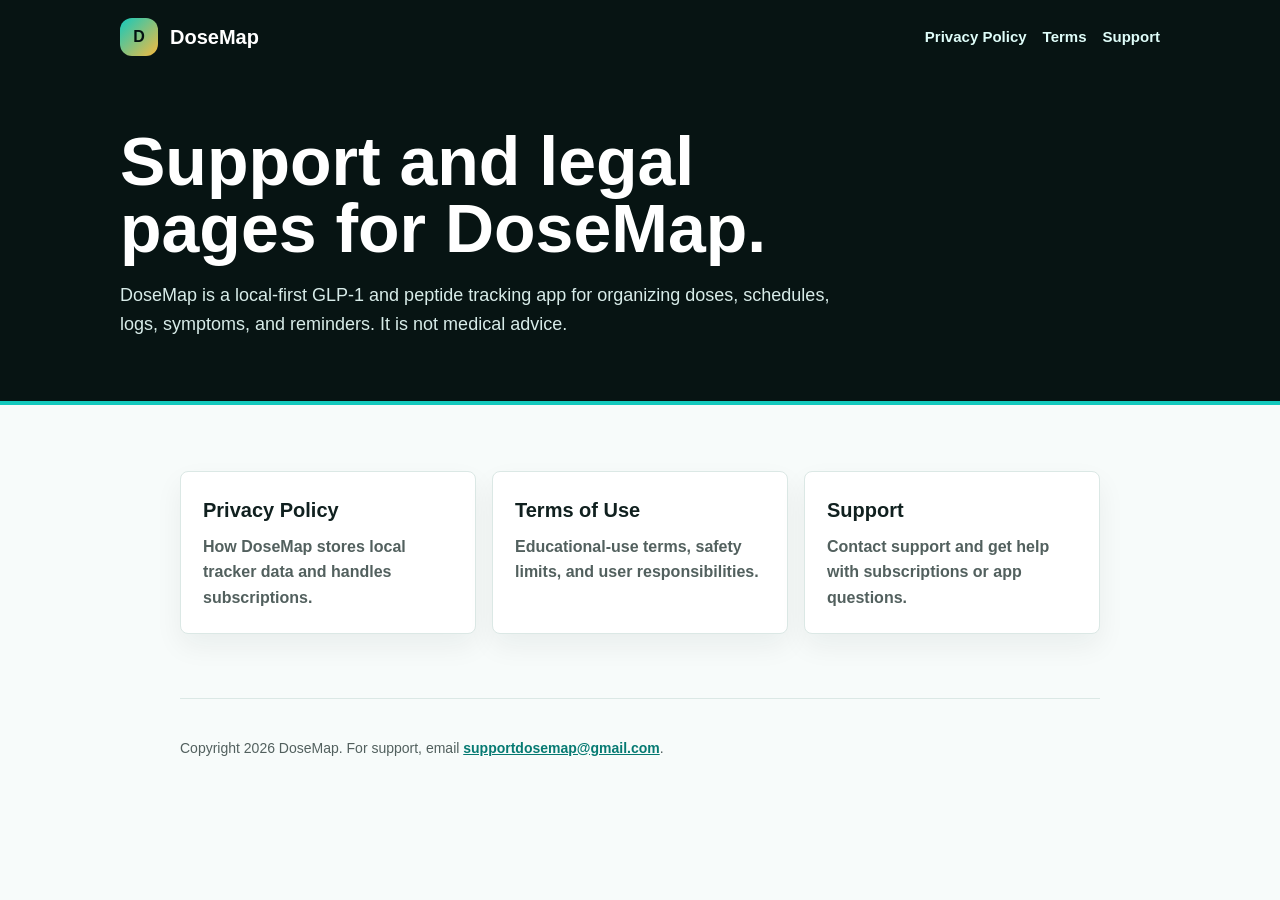
<file: index.html>
<!doctype html>
<html lang="en">
  <head>
    <meta charset="utf-8">
    <meta name="viewport" content="width=device-width, initial-scale=1">
    <title>DoseMap Support</title>
    <meta name="description" content="DoseMap privacy, terms, and support pages.">
    <link rel="stylesheet" href="styles.css">
  </head>
  <body>
    <header class="site-header">
      <nav class="nav" aria-label="Primary navigation">
        <a class="brand" href="index.html">
          <span class="brand-mark">D</span>
          <span class="brand-name">DoseMap</span>
        </a>
        <div class="nav-links">
          <a href="privacy.html">Privacy Policy</a>
          <a href="terms.html">Terms</a>
          <a href="support.html">Support</a>
        </div>
      </nav>
      <section class="hero">
        <h1>Support and legal pages for DoseMap.</h1>
        <p>DoseMap is a local-first GLP-1 and peptide tracking app for organizing doses, schedules, logs, symptoms, and reminders. It is not medical advice.</p>
      </section>
    </header>

    <main class="container">
      <section class="grid" aria-label="DoseMap pages">
        <a class="card" href="privacy.html">
          <h2>Privacy Policy</h2>
          <p>How DoseMap stores local tracker data and handles subscriptions.</p>
        </a>
        <a class="card" href="terms.html">
          <h2>Terms of Use</h2>
          <p>Educational-use terms, safety limits, and user responsibilities.</p>
        </a>
        <a class="card" href="support.html">
          <h2>Support</h2>
          <p>Contact support and get help with subscriptions or app questions.</p>
        </a>
      </section>
    </main>

    <footer class="container footer">
      <p>Copyright 2026 DoseMap. For support, email <a href="mailto:supportdosemap@gmail.com">supportdosemap@gmail.com</a>.</p>
    </footer>
  </body>
</html>
</file>
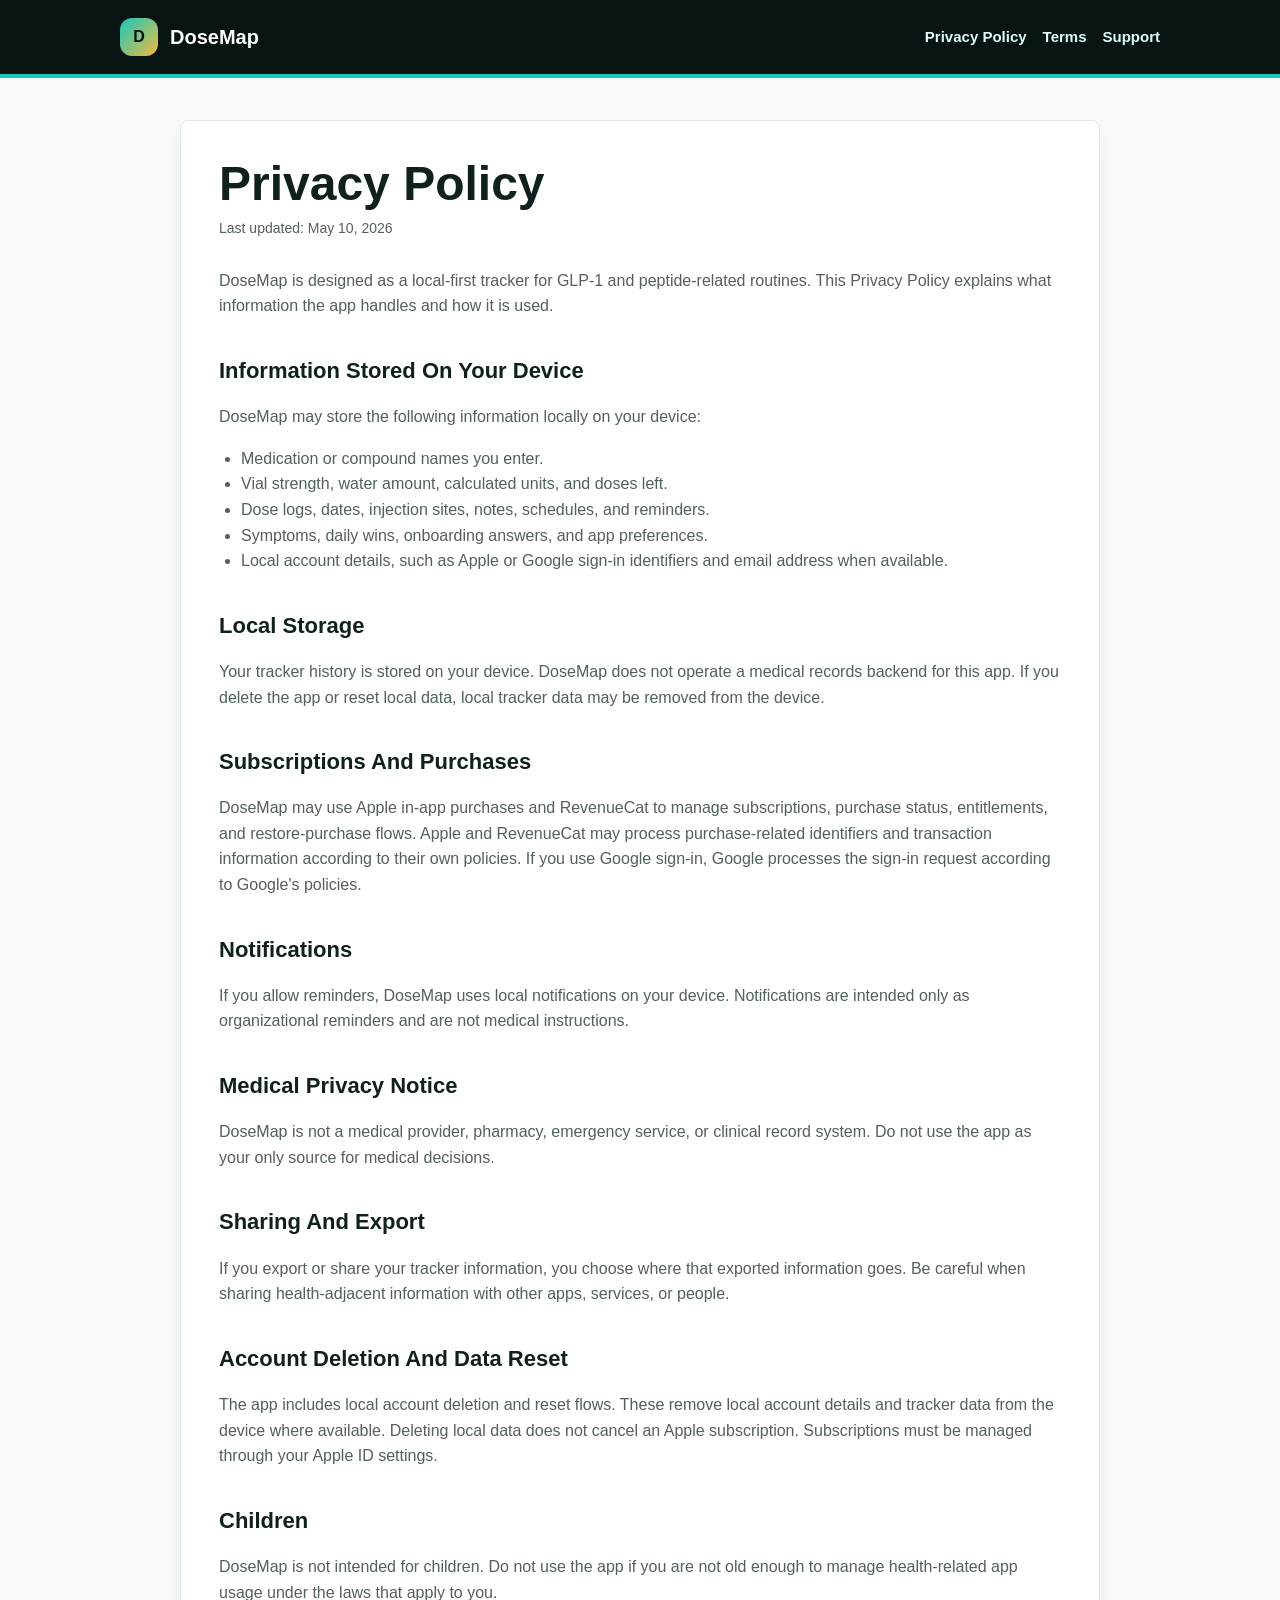
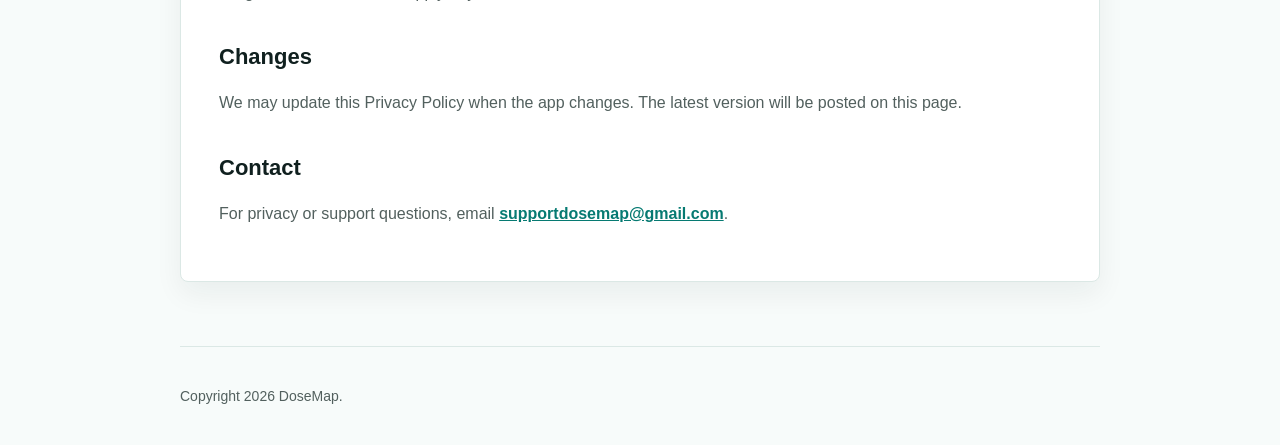
<file: privacy.html>
<!doctype html>
<html lang="en">
  <head>
    <meta charset="utf-8">
    <meta name="viewport" content="width=device-width, initial-scale=1">
    <title>DoseMap Privacy Policy</title>
    <meta name="description" content="Privacy Policy for DoseMap.">
    <link rel="stylesheet" href="styles.css">
  </head>
  <body>
    <header class="site-header">
      <nav class="nav" aria-label="Primary navigation">
        <a class="brand" href="index.html">
          <span class="brand-mark">D</span>
          <span class="brand-name">DoseMap</span>
        </a>
        <div class="nav-links">
          <a href="privacy.html">Privacy Policy</a>
          <a href="terms.html">Terms</a>
          <a href="support.html">Support</a>
        </div>
      </nav>
    </header>

    <main class="container">
      <article class="content">
        <h1>Privacy Policy</h1>
        <p class="meta">Last updated: May 10, 2026</p>

        <p>DoseMap is designed as a local-first tracker for GLP-1 and peptide-related routines. This Privacy Policy explains what information the app handles and how it is used.</p>

        <h2>Information Stored On Your Device</h2>
        <p>DoseMap may store the following information locally on your device:</p>
        <ul>
          <li>Medication or compound names you enter.</li>
          <li>Vial strength, water amount, calculated units, and doses left.</li>
          <li>Dose logs, dates, injection sites, notes, schedules, and reminders.</li>
          <li>Symptoms, daily wins, onboarding answers, and app preferences.</li>
          <li>Local account details, such as Apple or Google sign-in identifiers and email address when available.</li>
        </ul>

        <h2>Local Storage</h2>
        <p>Your tracker history is stored on your device. DoseMap does not operate a medical records backend for this app. If you delete the app or reset local data, local tracker data may be removed from the device.</p>

        <h2>Subscriptions And Purchases</h2>
        <p>DoseMap may use Apple in-app purchases and RevenueCat to manage subscriptions, purchase status, entitlements, and restore-purchase flows. Apple and RevenueCat may process purchase-related identifiers and transaction information according to their own policies. If you use Google sign-in, Google processes the sign-in request according to Google's policies.</p>

        <h2>Notifications</h2>
        <p>If you allow reminders, DoseMap uses local notifications on your device. Notifications are intended only as organizational reminders and are not medical instructions.</p>

        <h2>Medical Privacy Notice</h2>
        <p>DoseMap is not a medical provider, pharmacy, emergency service, or clinical record system. Do not use the app as your only source for medical decisions.</p>

        <h2>Sharing And Export</h2>
        <p>If you export or share your tracker information, you choose where that exported information goes. Be careful when sharing health-adjacent information with other apps, services, or people.</p>

        <h2>Account Deletion And Data Reset</h2>
        <p>The app includes local account deletion and reset flows. These remove local account details and tracker data from the device where available. Deleting local data does not cancel an Apple subscription. Subscriptions must be managed through your Apple ID settings.</p>

        <h2>Children</h2>
        <p>DoseMap is not intended for children. Do not use the app if you are not old enough to manage health-related app usage under the laws that apply to you.</p>

        <h2>Changes</h2>
        <p>We may update this Privacy Policy when the app changes. The latest version will be posted on this page.</p>

        <h2>Contact</h2>
        <p>For privacy or support questions, email <a href="mailto:supportdosemap@gmail.com">supportdosemap@gmail.com</a>.</p>
      </article>
    </main>

    <footer class="container footer">
      <p>Copyright 2026 DoseMap.</p>
    </footer>
  </body>
</html>
</file>
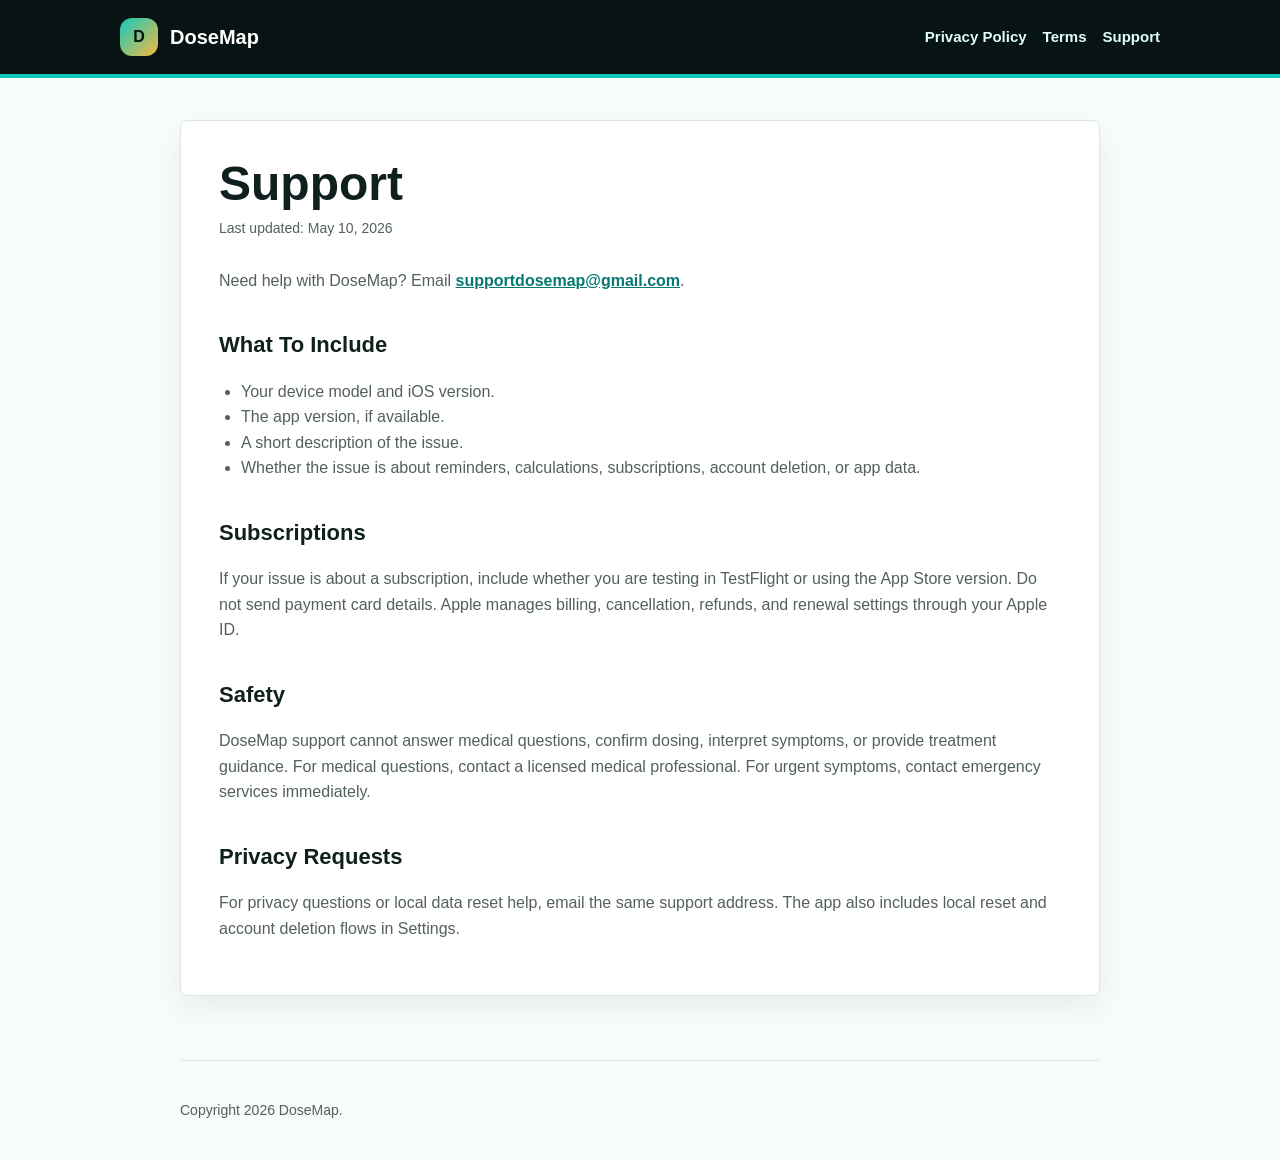
<file: support.html>
<!doctype html>
<html lang="en">
  <head>
    <meta charset="utf-8">
    <meta name="viewport" content="width=device-width, initial-scale=1">
    <title>DoseMap Support</title>
    <meta name="description" content="Support page for DoseMap.">
    <link rel="stylesheet" href="styles.css">
  </head>
  <body>
    <header class="site-header">
      <nav class="nav" aria-label="Primary navigation">
        <a class="brand" href="index.html">
          <span class="brand-mark">D</span>
          <span class="brand-name">DoseMap</span>
        </a>
        <div class="nav-links">
          <a href="privacy.html">Privacy Policy</a>
          <a href="terms.html">Terms</a>
          <a href="support.html">Support</a>
        </div>
      </nav>
    </header>

    <main class="container">
      <article class="content">
        <h1>Support</h1>
        <p class="meta">Last updated: May 10, 2026</p>

        <p>Need help with DoseMap? Email <a href="mailto:supportdosemap@gmail.com">supportdosemap@gmail.com</a>.</p>

        <h2>What To Include</h2>
        <ul>
          <li>Your device model and iOS version.</li>
          <li>The app version, if available.</li>
          <li>A short description of the issue.</li>
          <li>Whether the issue is about reminders, calculations, subscriptions, account deletion, or app data.</li>
        </ul>

        <h2>Subscriptions</h2>
        <p>If your issue is about a subscription, include whether you are testing in TestFlight or using the App Store version. Do not send payment card details. Apple manages billing, cancellation, refunds, and renewal settings through your Apple ID.</p>

        <h2>Safety</h2>
        <p>DoseMap support cannot answer medical questions, confirm dosing, interpret symptoms, or provide treatment guidance. For medical questions, contact a licensed medical professional. For urgent symptoms, contact emergency services immediately.</p>

        <h2>Privacy Requests</h2>
        <p>For privacy questions or local data reset help, email the same support address. The app also includes local reset and account deletion flows in Settings.</p>
      </article>
    </main>

    <footer class="container footer">
      <p>Copyright 2026 DoseMap.</p>
    </footer>
  </body>
</html>
</file>
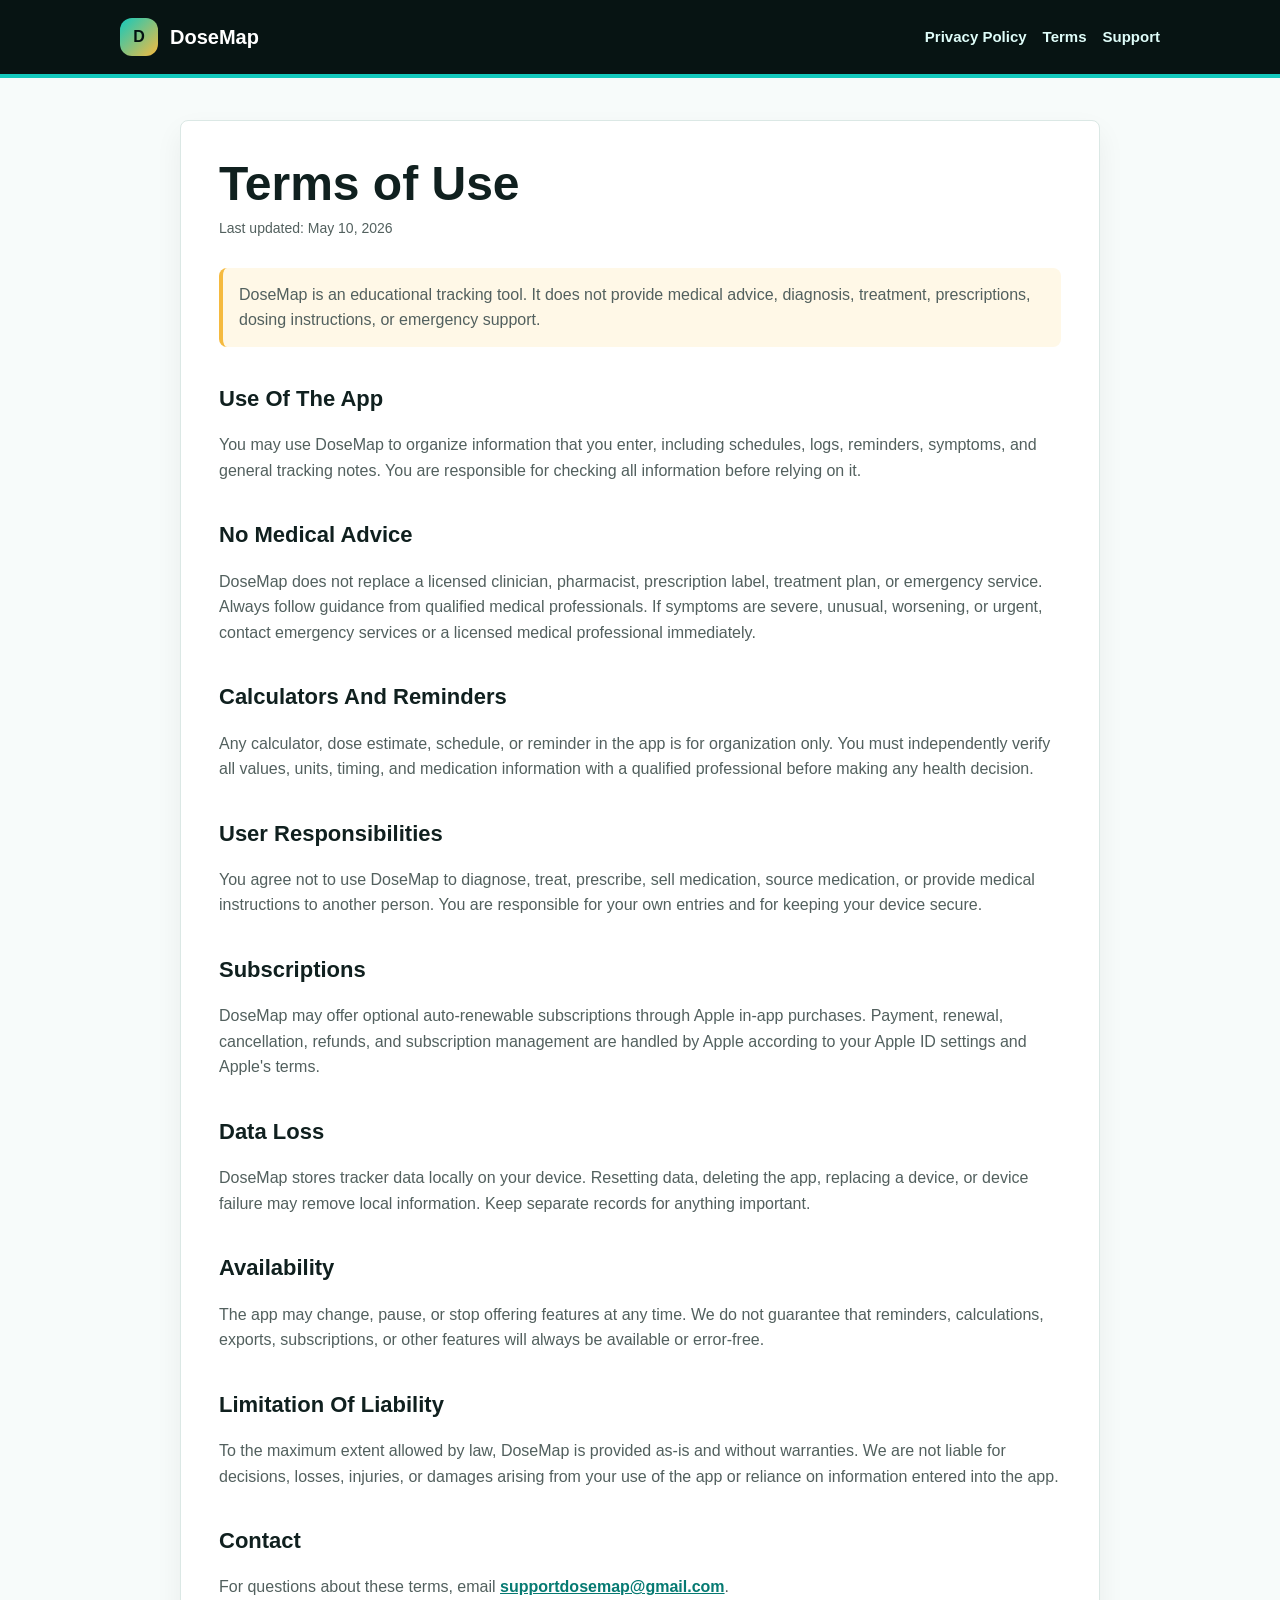
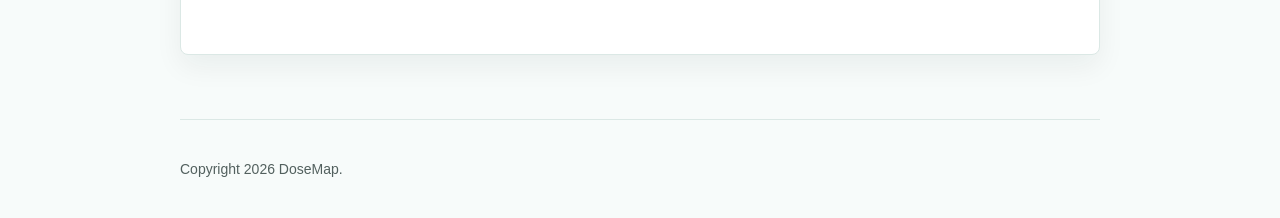
<file: terms.html>
<!doctype html>
<html lang="en">
  <head>
    <meta charset="utf-8">
    <meta name="viewport" content="width=device-width, initial-scale=1">
    <title>DoseMap Terms of Use</title>
    <meta name="description" content="Terms of Use for DoseMap.">
    <link rel="stylesheet" href="styles.css">
  </head>
  <body>
    <header class="site-header">
      <nav class="nav" aria-label="Primary navigation">
        <a class="brand" href="index.html">
          <span class="brand-mark">D</span>
          <span class="brand-name">DoseMap</span>
        </a>
        <div class="nav-links">
          <a href="privacy.html">Privacy Policy</a>
          <a href="terms.html">Terms</a>
          <a href="support.html">Support</a>
        </div>
      </nav>
    </header>

    <main class="container">
      <article class="content">
        <h1>Terms of Use</h1>
        <p class="meta">Last updated: May 10, 2026</p>

        <p class="notice">DoseMap is an educational tracking tool. It does not provide medical advice, diagnosis, treatment, prescriptions, dosing instructions, or emergency support.</p>

        <h2>Use Of The App</h2>
        <p>You may use DoseMap to organize information that you enter, including schedules, logs, reminders, symptoms, and general tracking notes. You are responsible for checking all information before relying on it.</p>

        <h2>No Medical Advice</h2>
        <p>DoseMap does not replace a licensed clinician, pharmacist, prescription label, treatment plan, or emergency service. Always follow guidance from qualified medical professionals. If symptoms are severe, unusual, worsening, or urgent, contact emergency services or a licensed medical professional immediately.</p>

        <h2>Calculators And Reminders</h2>
        <p>Any calculator, dose estimate, schedule, or reminder in the app is for organization only. You must independently verify all values, units, timing, and medication information with a qualified professional before making any health decision.</p>

        <h2>User Responsibilities</h2>
        <p>You agree not to use DoseMap to diagnose, treat, prescribe, sell medication, source medication, or provide medical instructions to another person. You are responsible for your own entries and for keeping your device secure.</p>

        <h2>Subscriptions</h2>
        <p>DoseMap may offer optional auto-renewable subscriptions through Apple in-app purchases. Payment, renewal, cancellation, refunds, and subscription management are handled by Apple according to your Apple ID settings and Apple's terms.</p>

        <h2>Data Loss</h2>
        <p>DoseMap stores tracker data locally on your device. Resetting data, deleting the app, replacing a device, or device failure may remove local information. Keep separate records for anything important.</p>

        <h2>Availability</h2>
        <p>The app may change, pause, or stop offering features at any time. We do not guarantee that reminders, calculations, exports, subscriptions, or other features will always be available or error-free.</p>

        <h2>Limitation Of Liability</h2>
        <p>To the maximum extent allowed by law, DoseMap is provided as-is and without warranties. We are not liable for decisions, losses, injuries, or damages arising from your use of the app or reliance on information entered into the app.</p>

        <h2>Contact</h2>
        <p>For questions about these terms, email <a href="mailto:supportdosemap@gmail.com">supportdosemap@gmail.com</a>.</p>
      </article>
    </main>

    <footer class="container footer">
      <p>Copyright 2026 DoseMap.</p>
    </footer>
  </body>
</html>
</file>
<file: styles.css>
:root {
  color-scheme: light;
  --bg: #f7fbfa;
  --surface: #ffffff;
  --ink: #10201f;
  --muted: #52605e;
  --line: #dbe8e5;
  --primary: #13c9bd;
  --primary-dark: #067a72;
  --accent: #f5ba3f;
}

* {
  box-sizing: border-box;
}

body {
  margin: 0;
  background: var(--bg);
  color: var(--ink);
  font-family: -apple-system, BlinkMacSystemFont, "Segoe UI", sans-serif;
  line-height: 1.6;
}

a {
  color: var(--primary-dark);
  font-weight: 700;
}

.site-header {
  background: #071413;
  color: #ffffff;
  border-bottom: 4px solid var(--primary);
}

.nav {
  width: min(1040px, calc(100% - 32px));
  margin: 0 auto;
  padding: 18px 0;
  display: flex;
  align-items: center;
  justify-content: space-between;
  gap: 18px;
  flex-wrap: wrap;
}

.brand {
  display: flex;
  align-items: center;
  gap: 12px;
  color: #ffffff;
  text-decoration: none;
}

.brand-mark {
  width: 38px;
  height: 38px;
  border-radius: 12px;
  background: linear-gradient(135deg, var(--primary), var(--accent));
  display: grid;
  place-items: center;
  font-weight: 900;
  color: #041211;
}

.brand-name {
  font-size: 20px;
  font-weight: 900;
  letter-spacing: 0;
}

.nav-links {
  display: flex;
  gap: 16px;
  flex-wrap: wrap;
}

.nav-links a {
  color: #dffdf9;
  text-decoration: none;
  font-size: 15px;
}

.hero {
  width: min(1040px, calc(100% - 32px));
  margin: 0 auto;
  padding: 54px 0 62px;
}

.hero h1 {
  max-width: 760px;
  margin: 0;
  font-size: clamp(36px, 8vw, 68px);
  line-height: 0.98;
  letter-spacing: 0;
}

.hero p {
  max-width: 720px;
  margin: 20px 0 0;
  color: #d8ece9;
  font-size: 18px;
}

.container {
  width: min(920px, calc(100% - 32px));
  margin: 0 auto;
  padding: 42px 0 64px;
}

.grid {
  display: grid;
  grid-template-columns: repeat(3, minmax(0, 1fr));
  gap: 16px;
  margin-top: 24px;
}

.card,
.content {
  background: var(--surface);
  border: 1px solid var(--line);
  border-radius: 8px;
  box-shadow: 0 12px 28px rgba(9, 37, 34, 0.06);
}

.card {
  padding: 22px;
  text-decoration: none;
  color: var(--ink);
}

.card h2 {
  margin: 0 0 8px;
  font-size: 20px;
}

.card p {
  margin: 0;
  color: var(--muted);
}

.content {
  padding: clamp(22px, 4vw, 38px);
}

.content h1 {
  margin: 0 0 8px;
  font-size: clamp(32px, 7vw, 48px);
  line-height: 1.05;
  letter-spacing: 0;
}

.content h2 {
  margin: 34px 0 10px;
  font-size: 22px;
}

.content p,
.content li {
  color: var(--muted);
}

.content ul {
  padding-left: 22px;
}

.meta {
  margin: 0 0 28px;
  color: var(--muted);
  font-size: 14px;
}

.notice {
  border-left: 4px solid var(--accent);
  background: #fff8e7;
  padding: 14px 16px;
  border-radius: 8px;
  color: #4f3c05;
}

.footer {
  border-top: 1px solid var(--line);
  padding: 24px 0;
  color: var(--muted);
  font-size: 14px;
}

@media (max-width: 760px) {
  .grid {
    grid-template-columns: 1fr;
  }

  .nav {
    align-items: flex-start;
  }
}
</file>
